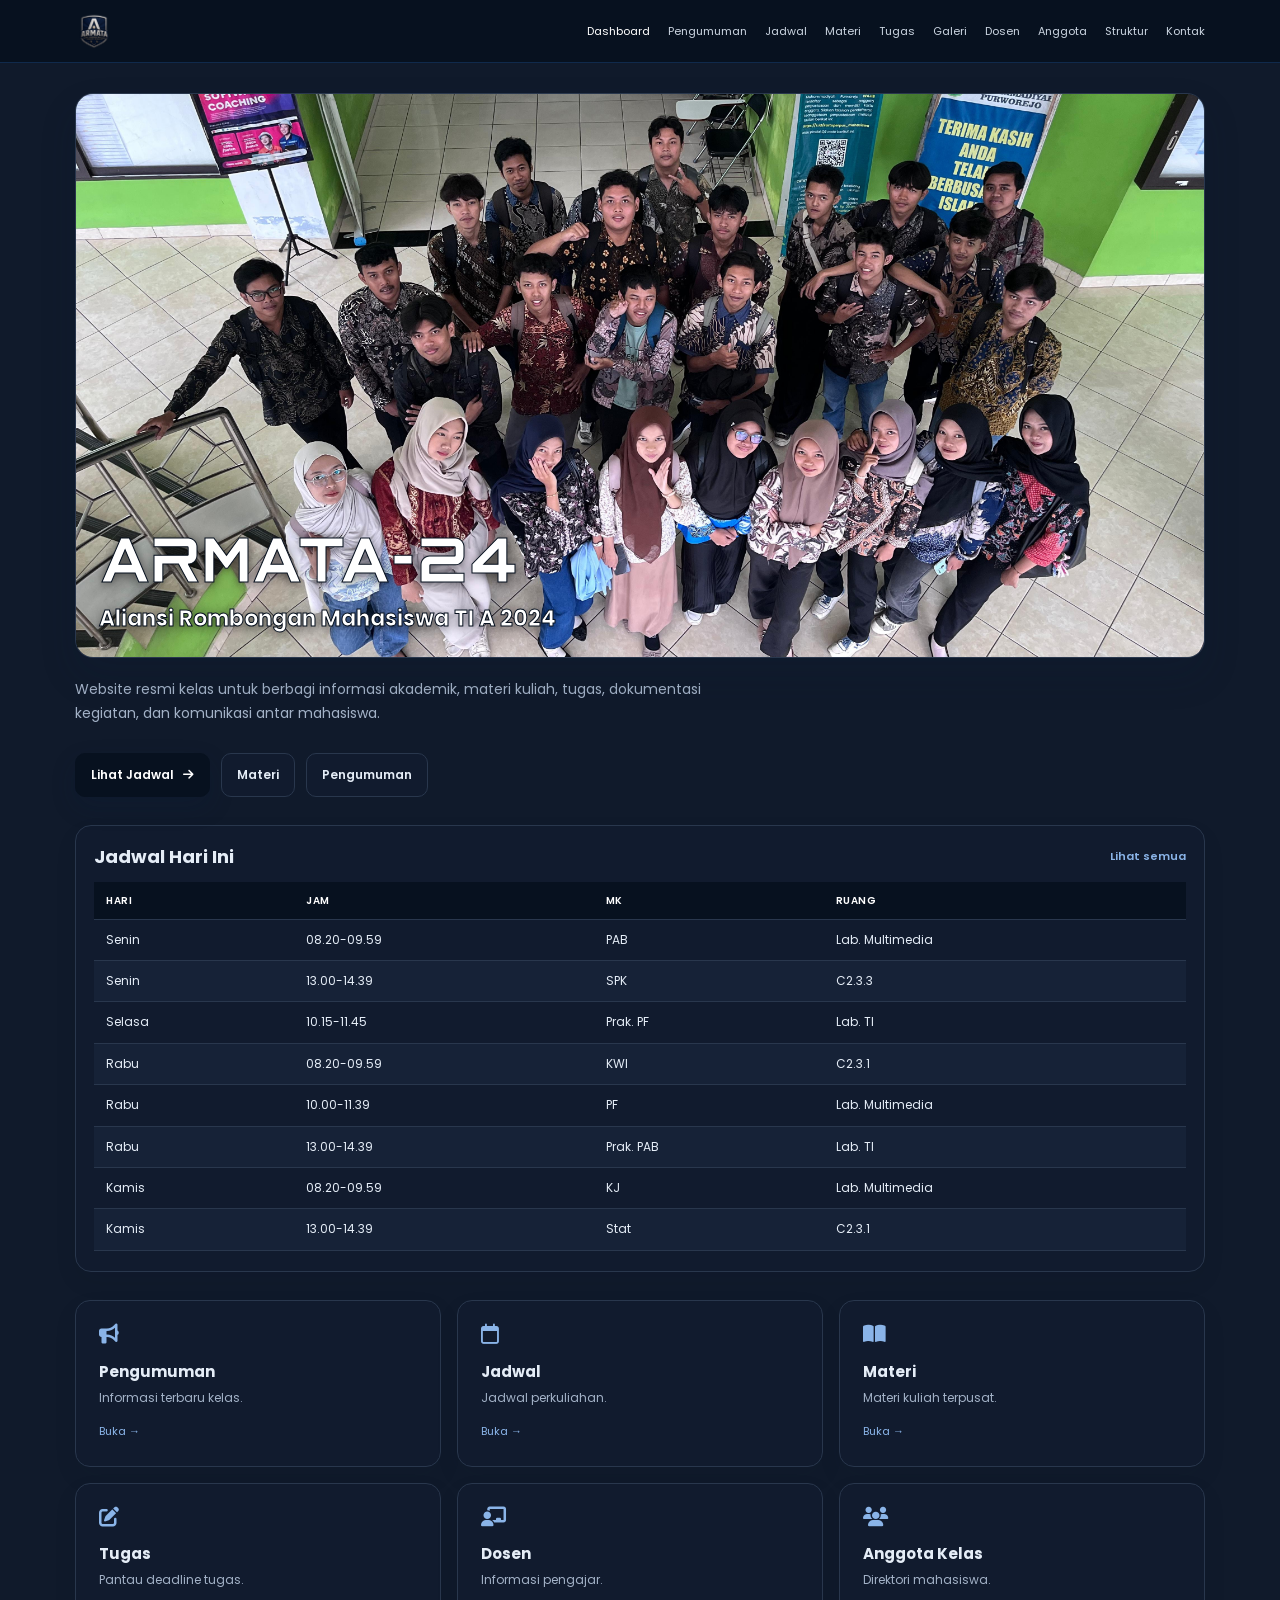
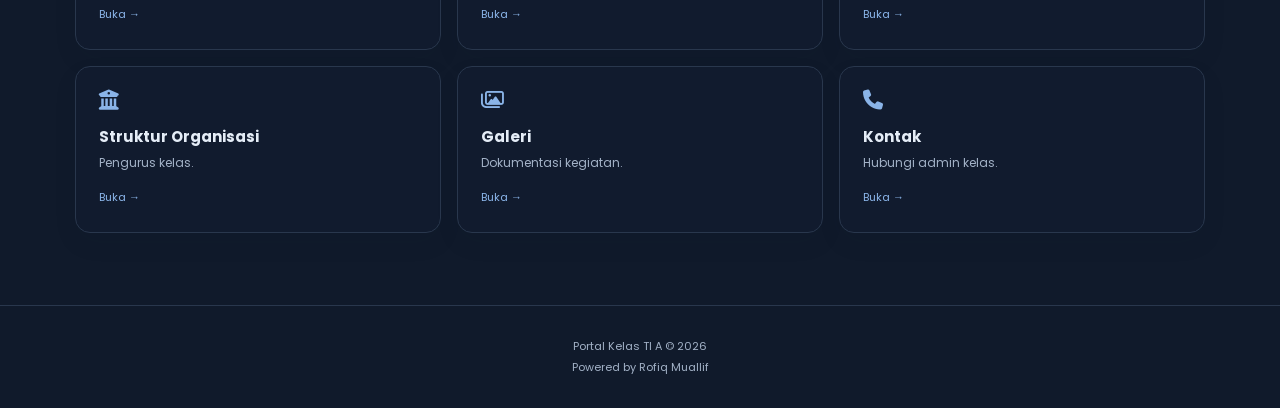
<file: index.html>
<!doctype html>
<html lang="id">
  <head>
    <meta charset="utf-8">
    <meta name="viewport" content="width=device-width,initial-scale=1">
    <meta name="description" content="Portal Kelas Teknologi Informasi A">
    <link rel="icon" type="image/png" href="assets/images/armata.png">
    <title>
      Armata-24 
    </title>
    <link rel="preconnect" href="https://fonts.googleapis.com">
    <link href="https://fonts.googleapis.com/css2?family=Poppins:wght@400;500;600;700&display=swap" rel="stylesheet">
    <link rel="stylesheet" href="https://cdnjs.cloudflare.com/ajax/libs/font-awesome/6.7.2/css/all.min.css">
    <link rel="stylesheet" href="style.css">
  </head>
  <body>
    <header class="site-header">
      <nav class="nav container">
        <a class="nav-logo" href="index.html" aria-label="Beranda ARMATA-24">
          <img src="assets/images/armata.png" alt="Logo ARMATA-24">
        </a>
        <button class="nav-toggle" type="button" aria-expanded="false" aria-controls="site-links">
          Menu
        </button>
        <div class="links" id="site-links">
          <a href="index.html">
            Dashboard
          </a>
          <a href="pengumuman.html">
            Pengumuman
          </a>
          <a href="jadwal.html">
            Jadwal
          </a>
          <a href="materi.html">
            Materi
          </a>
          <a href="tugas.html">
            Tugas
          </a>
          <a href="galeri.html">
            Galeri
          </a>
          <a href="dosen.html">
            Dosen
          </a>
          <a href="anggota.html">
            Anggota
          </a>
          <a href="struktur.html">
            Struktur
          </a>
          <a href="kontak.html">
            Kontak
          </a>
        </div>
      </nav>
    </header>
    <main class="container">
      
        <div class="brand-block">
          <div class="hero-images">
            <img class="hero-photo" src="assets/images/badminton.jpg" alt="Foto kelas ARMATA-24">
            <div class="brand-copy">
              <h1 style="margin:0;">
                ARMATA-24
              </h1>
              <h3 style="margin:0;color:#fff;">
                Aliansi Rombongan Mahasiswa TI A 2024
              </h3>
            </div>
          </div>
        </div>
        <p class="intro">
          Website resmi kelas untuk berbagi informasi akademik, materi kuliah, tugas, dokumentasi kegiatan, dan komunikasi antar mahasiswa.
        </p>
        <div class="actions">
          <a class="button primary" href="jadwal.html">
            Lihat Jadwal
            <i class="fa-solid fa-arrow-right">
            </i>
          </a>
          <a class="button" href="materi.html">
            Materi
          </a>
          <a class="button" href="pengumuman.html">
            Pengumuman
          </a>
        </div>

        <section class="mini-schedule">
          <div class="mini-schedule-header">
            <h2>Jadwal Hari Ini</h2>
            <a href="jadwal.html">Lihat semua</a>
          </div>
          <table class="mini-schedule-table">
            <thead>
              <tr class="mini-schedule-head">
                <th>Hari</th>
                <th>Jam</th>
                <th>MK</th>
                <th>Ruang</th>
              </tr>
            </thead>
            <tbody>
              <tr>
                <td>Senin</td>
                <td>08.20-09.59</td>
                <td>PAB</td>
                <td>Lab. Multimedia</td>
              </tr>
              <tr>
                <td>Senin</td>
                <td>13.00-14.39</td>
                <td>SPK</td>
                <td>C2.3.3</td>
              </tr>
              <tr>
                <td>Selasa</td>
                <td>10.15-11.45</td>
                <td>Prak. PF</td>
                <td>Lab. TI</td>
              </tr>
              <tr>
                <td>Rabu</td>
                <td>08.20-09.59</td>
                <td>KWI</td>
                <td>C2.3.1</td>
              </tr>
              <tr>
                <td>Rabu</td>
                <td>10.00-11.39</td>
                <td>PF</td>
                <td>Lab. Multimedia</td>
              </tr>
              <tr>
                <td>Rabu</td>
                <td>13.00-14.39</td>
                <td>Prak. PAB</td>
                <td>Lab. TI</td>
              </tr>
              <tr>
                <td>Kamis</td>
                <td>08.20-09.59</td>
                <td>KJ</td>
                <td>Lab. Multimedia</td>
              </tr>
              <tr>
                <td>Kamis</td>
                <td>13.00-14.39</td>
                <td>Stat</td>
                <td>C2.3.1</td>
              </tr>
              
            </tbody>
          </table>
        </section>
      
      <section class="grid">
        <article class="card">
          <i class="fa-solid fa-bullhorn">
          </i>
          <h3>
            Pengumuman
          </h3>
          <p>
            Informasi terbaru kelas.
          </p>
          <a href="pengumuman.html">
            Buka →
          </a>
        </article>
        <article class="card">
          <i class="fa-regular fa-calendar">
          </i>
          <h3>
            Jadwal
          </h3>
          <p>
            Jadwal perkuliahan.
          </p>
          <a href="jadwal.html">
            Buka →
          </a>
        </article>
        <article class="card">
          <i class="fa-solid fa-book-open">
          </i>
          <h3>
            Materi
          </h3>
          <p>
            Materi kuliah terpusat.
          </p>
          <a href="materi.html">
            Buka →
          </a>
        </article>
        <article class="card">
          <i class="fa-solid fa-pen-to-square">
          </i>
          <h3>
            Tugas
          </h3>
          <p>
            Pantau deadline tugas.
          </p>
          <a href="tugas.html">
            Buka →
          </a>
        </article>
        <article class="card">
          <i class="fa-solid fa-chalkboard-user">
          </i>
          <h3>
            Dosen
          </h3>
          <p>
            Informasi pengajar.
          </p>
          <a href="dosen.html">
            Buka →
          </a>
        </article>
        <article class="card">
          <i class="fa-solid fa-users">
          </i>
          <h3>
            Anggota Kelas
          </h3>
          <p>
            Direktori mahasiswa.
          </p>
          <a href="anggota.html">
            Buka →
          </a>
        </article>
        <article class="card">
          <i class="fa-solid fa-building-columns">
          </i>
          <h3>
            Struktur Organisasi
          </h3>
          <p>
            Pengurus kelas.
          </p>
          <a href="struktur.html">
            Buka →
          </a>
        </article>
        <article class="card">
          <i class="fa-regular fa-images">
          </i>
          <h3>
            Galeri
          </h3>
          <p>
            Dokumentasi kegiatan.
          </p>
          <a href="galeri.html">
            Buka →
          </a>
        </article>
        <article class="card">
          <i class="fa-solid fa-phone">
          </i>
          <h3>
            Kontak
          </h3>
          <p>
            Hubungi admin kelas.
          </p>
          <a href="kontak.html">
            Buka →
          </a>
        </article>
      </section>
    </main>
    <footer class="footer">
      <p>
        Portal Kelas TI A © 2026
      </p>
      <p>
        Powered by Rofiq Muallif
      </p>
    </footer>
    <script src="script.js">
    </script>
  </body>
</html>
</file>
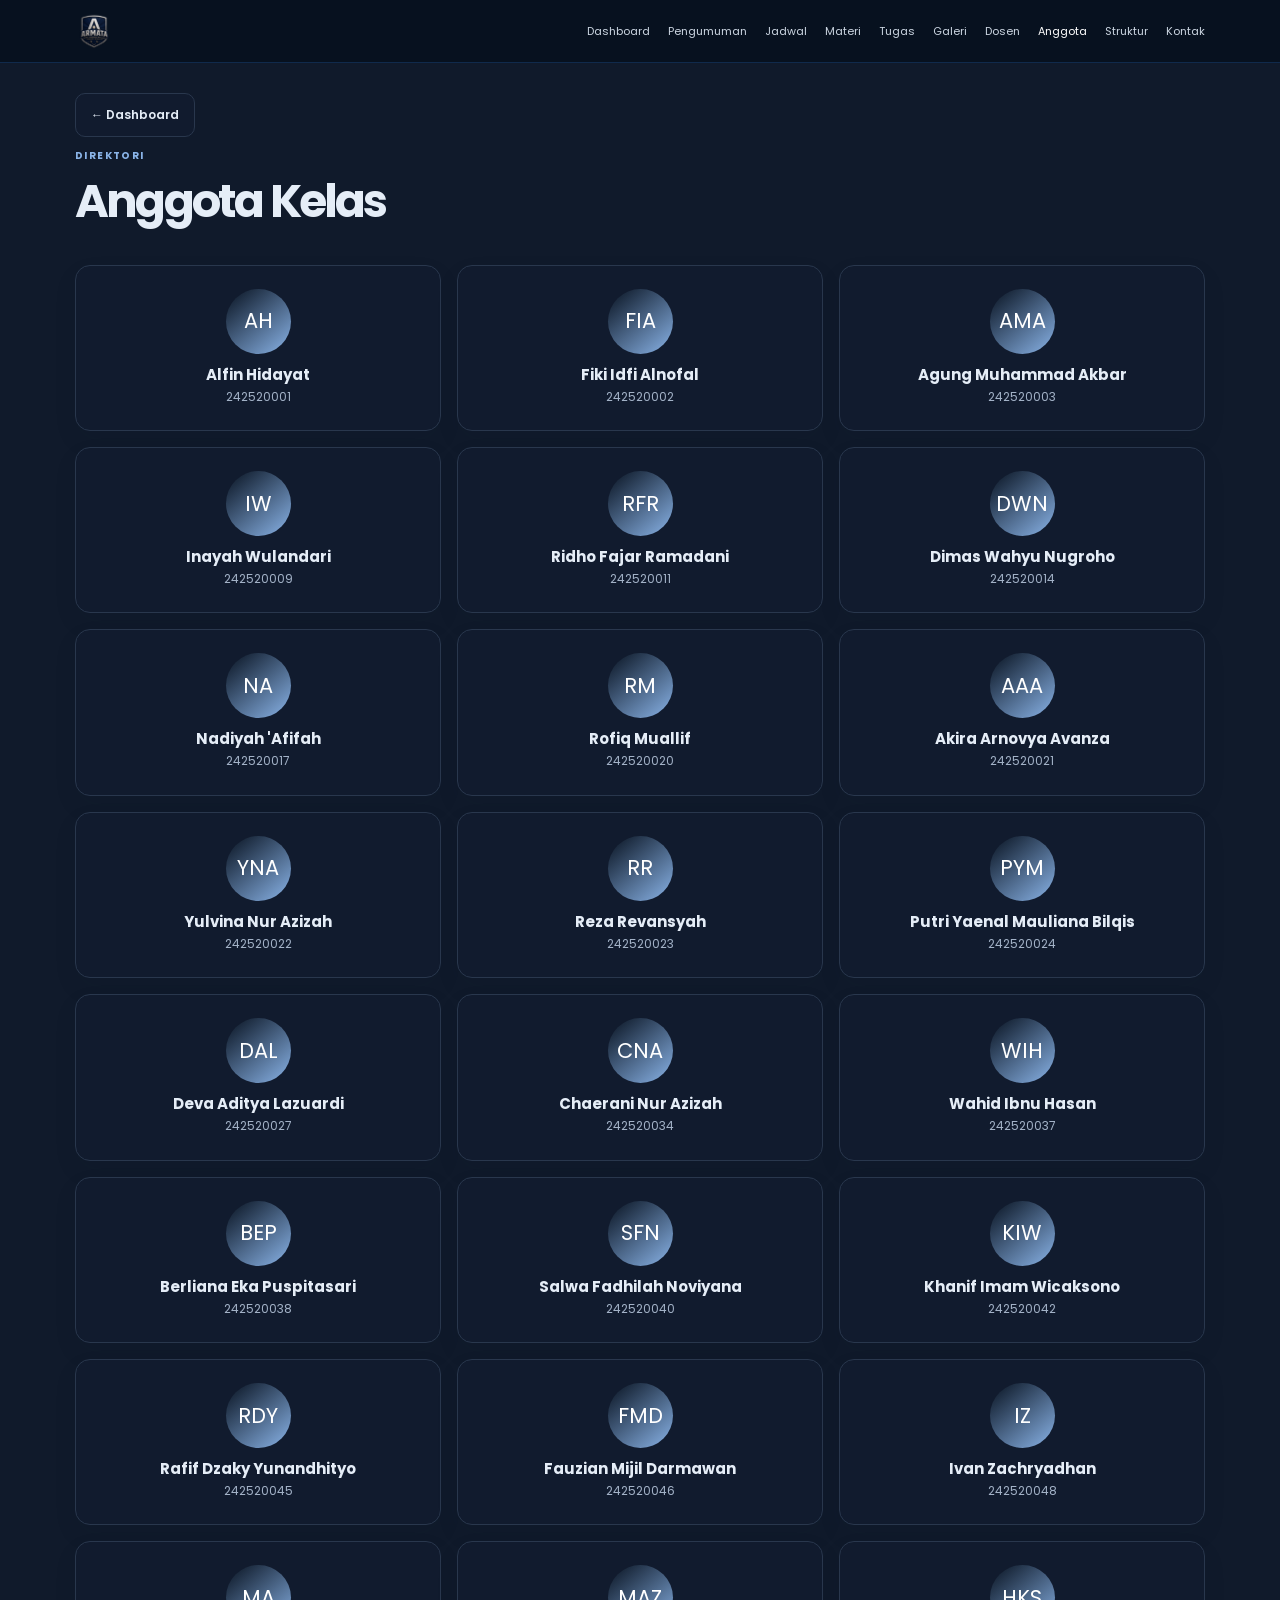
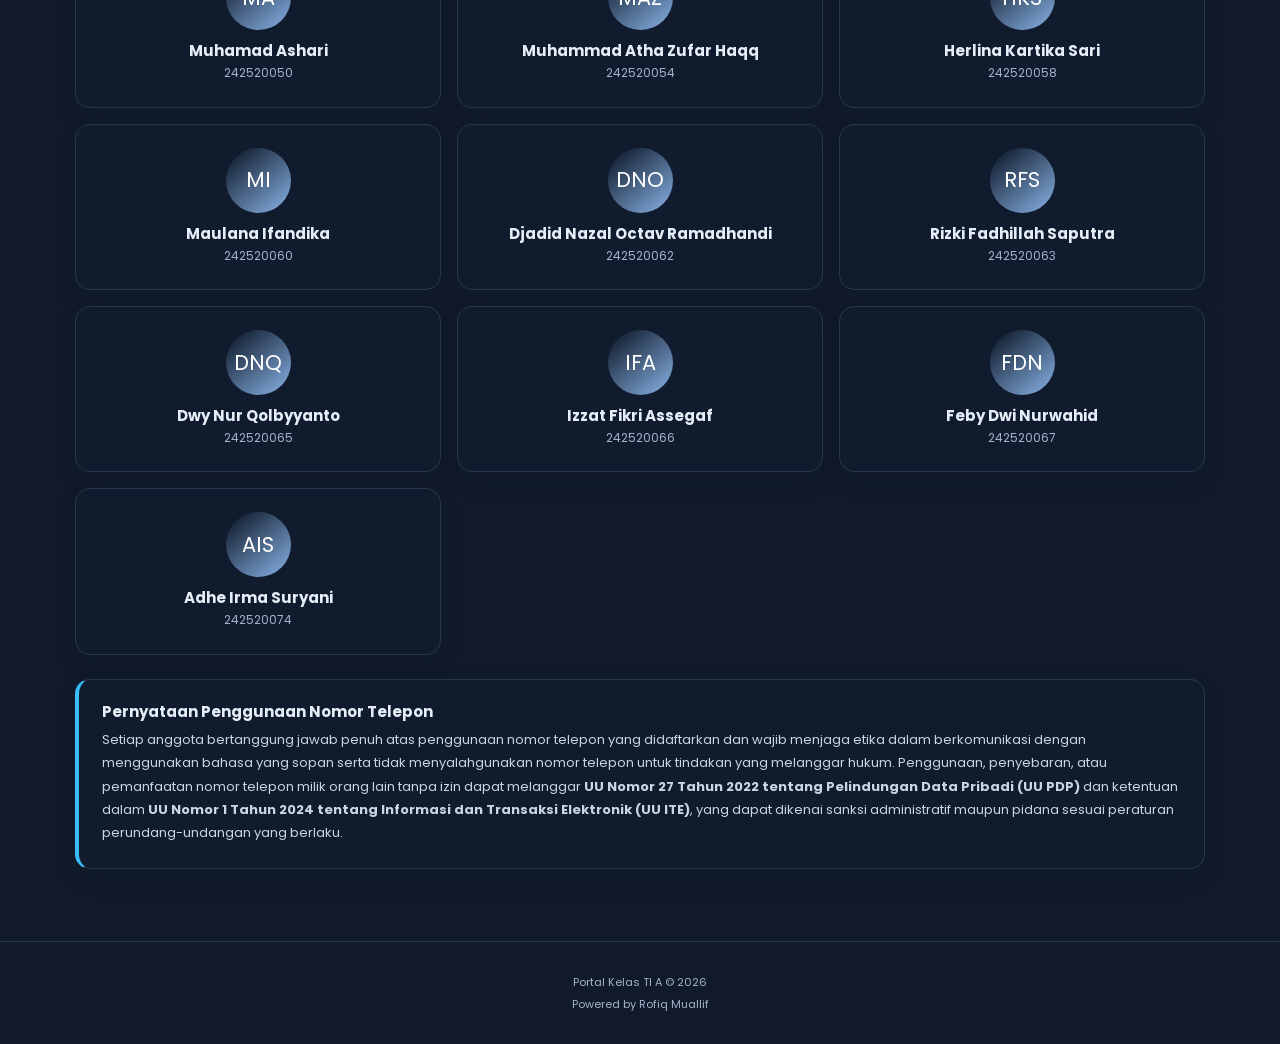
<file: anggota.html>
<!doctype html>
<html lang="id">
  <head>
    <meta charset="utf-8">
    <meta name="viewport" content="width=device-width,initial-scale=1">
    <title>
      Anggota | Portal Kelas
    </title>
    <link href="https://fonts.googleapis.com/css2?family=Poppins:wght@400;600;700&display=swap" rel="stylesheet">
    <link rel="stylesheet" href="style.css">
  </head>
  <body>
    <header class="site-header">
      <nav class="nav container">
        <a class="nav-logo" href="index.html" aria-label="Beranda ARMATA-24">
          <img src="assets/images/armata.png" alt="Logo ARMATA-24">
        </a>
        <button class="nav-toggle" type="button" aria-expanded="false" aria-controls="site-links">
          Menu
        </button>
        <div class="links" id="site-links">
          <a href="index.html">Dashboard</a>
          <a href="pengumuman.html">Pengumuman</a>
          <a href="jadwal.html">Jadwal</a>
          <a href="materi.html">Materi</a>
          <a href="tugas.html">Tugas</a>
          <a href="galeri.html">Galeri</a>
          <a href="dosen.html">Dosen</a>
          <a href="anggota.html">Anggota</a>
          <a href="struktur.html">Struktur</a>
          <a href="kontak.html">Kontak</a>
        </div>
      </nav>
    </header>
    <main class="container">
      <section class="page-heading">
        <a class="button" href="index.html">
          ← Dashboard
        </a>
        <p class="eyebrow">
          Direktori
        </p>
        <h1>
          Anggota Kelas
        </h1>
      </section>
      <div class="grid">
        <article class="card person">
          <div class="avatar">AH</div>
          <h3>Alfin Hidayat</h3>
          <p>242520001</p>
        </article>
        <article class="card person">
          <div class="avatar">FIA</div>
          <h3>Fiki Idfi Alnofal</h3>
          <p>242520002</p>
        </article>
        <article class="card person">
          <div class="avatar">AMA</div>
          <h3>Agung Muhammad Akbar</h3>
          <p>242520003</p>
        </article>
        <article class="card person">
          <div class="avatar">IW</div>
          <h3>Inayah Wulandari</h3>
          <p>242520009</p>
        </article>
        <article class="card person">
          <div class="avatar">RFR</div>
          <h3>Ridho Fajar Ramadani</h3>
          <p>242520011</p>
        </article>
        <article class="card person">
          <div class="avatar">DWN</div>
          <h3>Dimas Wahyu Nugroho</h3>
          <p>242520014</p>
        </article>
        <article class="card person">
          <div class="avatar">NA</div>
          <h3>Nadiyah 'Afifah</h3>
          <p>242520017</p>
        </article>
        <article class="card person">
          <div class="avatar">RM</div>
          <h3>Rofiq Muallif</h3>
          <p>242520020</p>
        </article>
        <article class="card person">
          <div class="avatar">AAA</div>
          <h3>Akira Arnovya Avanza</h3>
          <p>242520021</p>
        </article>
        <article class="card person">
          <div class="avatar">YNA</div>
          <h3>Yulvina Nur Azizah</h3>
          <p>242520022</p>
        </article>
        <article class="card person">
          <div class="avatar">RR</div>
          <h3>Reza Revansyah</h3>
          <p>242520023</p>
        </article>
        <article class="card person">
          <div class="avatar">PYM</div>
          <h3>Putri Yaenal Mauliana Bilqis</h3>
          <p>242520024</p>
        </article>
        <article class="card person">
          <div class="avatar">DAL</div>
          <h3>Deva Aditya Lazuardi</h3>
          <p>242520027</p>
        </article>
        <article class="card person">
          <div class="avatar">CNA</div>
          <h3>Chaerani Nur Azizah</h3>
          <p>242520034</p>
        </article>
        <article class="card person">
          <div class="avatar">WIH</div>
          <h3>Wahid Ibnu Hasan</h3>
          <p>242520037</p>
        </article>
        <article class="card person">
          <div class="avatar">BEP</div>
          <h3>Berliana Eka Puspitasari</h3>
          <p>242520038</p>
        </article>
        <article class="card person">
          <div class="avatar">SFN</div>
          <h3>Salwa Fadhilah Noviyana</h3>
          <p>242520040</p>
        </article>
        <article class="card person">
          <div class="avatar">KIW</div>
          <h3>Khanif Imam Wicaksono</h3>
          <p>242520042</p>
        </article>
        <article class="card person">
          <div class="avatar">RDY</div>
          <h3>Rafif Dzaky Yunandhityo</h3>
          <p>242520045</p>
        </article>
        <article class="card person">
          <div class="avatar">FMD</div>
          <h3>Fauzian Mijil Darmawan</h3>
          <p>242520046</p>
        </article>
        <article class="card person">
          <div class="avatar">IZ</div>
          <h3>Ivan Zachryadhan</h3>
          <p>242520048</p>
        </article>
        <article class="card person">
          <div class="avatar">MA</div>
          <h3>Muhamad Ashari</h3>
          <p>242520050</p>
        </article>
        <article class="card person">
          <div class="avatar">MAZ</div>
          <h3>Muhammad Atha Zufar Haqq</h3>
          <p>242520054</p>
        </article>
        <article class="card person">
          <div class="avatar">HKS</div>
          <h3>Herlina Kartika Sari</h3>
          <p>242520058</p>
        </article>
        <article class="card person">
          <div class="avatar">MI</div>
          <h3>Maulana Ifandika</h3>
          <p>242520060</p>
        </article>
        <article class="card person">
          <div class="avatar">DNO</div>
          <h3>Djadid Nazal Octav Ramadhandi</h3>
          <p>242520062</p>
        </article>
        <article class="card person">
          <div class="avatar">RFS</div>
          <h3>Rizki Fadhillah Saputra</h3>
          <p>242520063</p>
        </article>
        <article class="card person">
          <div class="avatar">DNQ</div>
          <h3>Dwy Nur Qolbyyanto</h3>
          <p>242520065</p>
        </article>
        <article class="card person">
          <div class="avatar">IFA</div>
          <h3>Izzat Fikri Assegaf</h3>
          <p>242520066</p>
        </article>
        <article class="card person">
          <div class="avatar">FDN</div>
          <h3>Feby Dwi Nurwahid</h3>
          <p>242520067</p>
        </article>
        <article class="card person">
          <div class="avatar">AIS</div>
          <h3>Adhe Irma Suryani</h3>
          <p>242520074</p>
        </article>
      </div>
      <section class="card" style="margin-top:24px; border-left:4px solid #38bdf8;">
        <h3 style="margin-top:0;">Pernyataan Penggunaan Nomor Telepon</h3>
        <p style="margin:0; color:#cbd5e1; font-size:13px; line-height:1.8;">
          Setiap anggota bertanggung jawab penuh atas penggunaan nomor telepon yang didaftarkan dan wajib menjaga etika dalam berkomunikasi dengan menggunakan bahasa yang sopan serta tidak menyalahgunakan nomor telepon untuk tindakan yang melanggar hukum. Penggunaan, penyebaran, atau pemanfaatan nomor telepon milik orang lain tanpa izin dapat melanggar <strong>UU Nomor 27 Tahun 2022 tentang Pelindungan Data Pribadi (UU PDP)</strong> dan ketentuan dalam <strong>UU Nomor 1 Tahun 2024 tentang Informasi dan Transaksi Elektronik (UU ITE)</strong>, yang dapat dikenai sanksi administratif maupun pidana sesuai peraturan perundang-undangan yang berlaku.
        </p>
      </section>
    </main>
    <footer class="footer">
      <p>
        Portal Kelas TI A © 2026
      </p>
      <p>
        Powered by Rofiq Muallif
      </p>
    </footer>
    <script src="script.js"></script>
  </body>
</html>
</file>
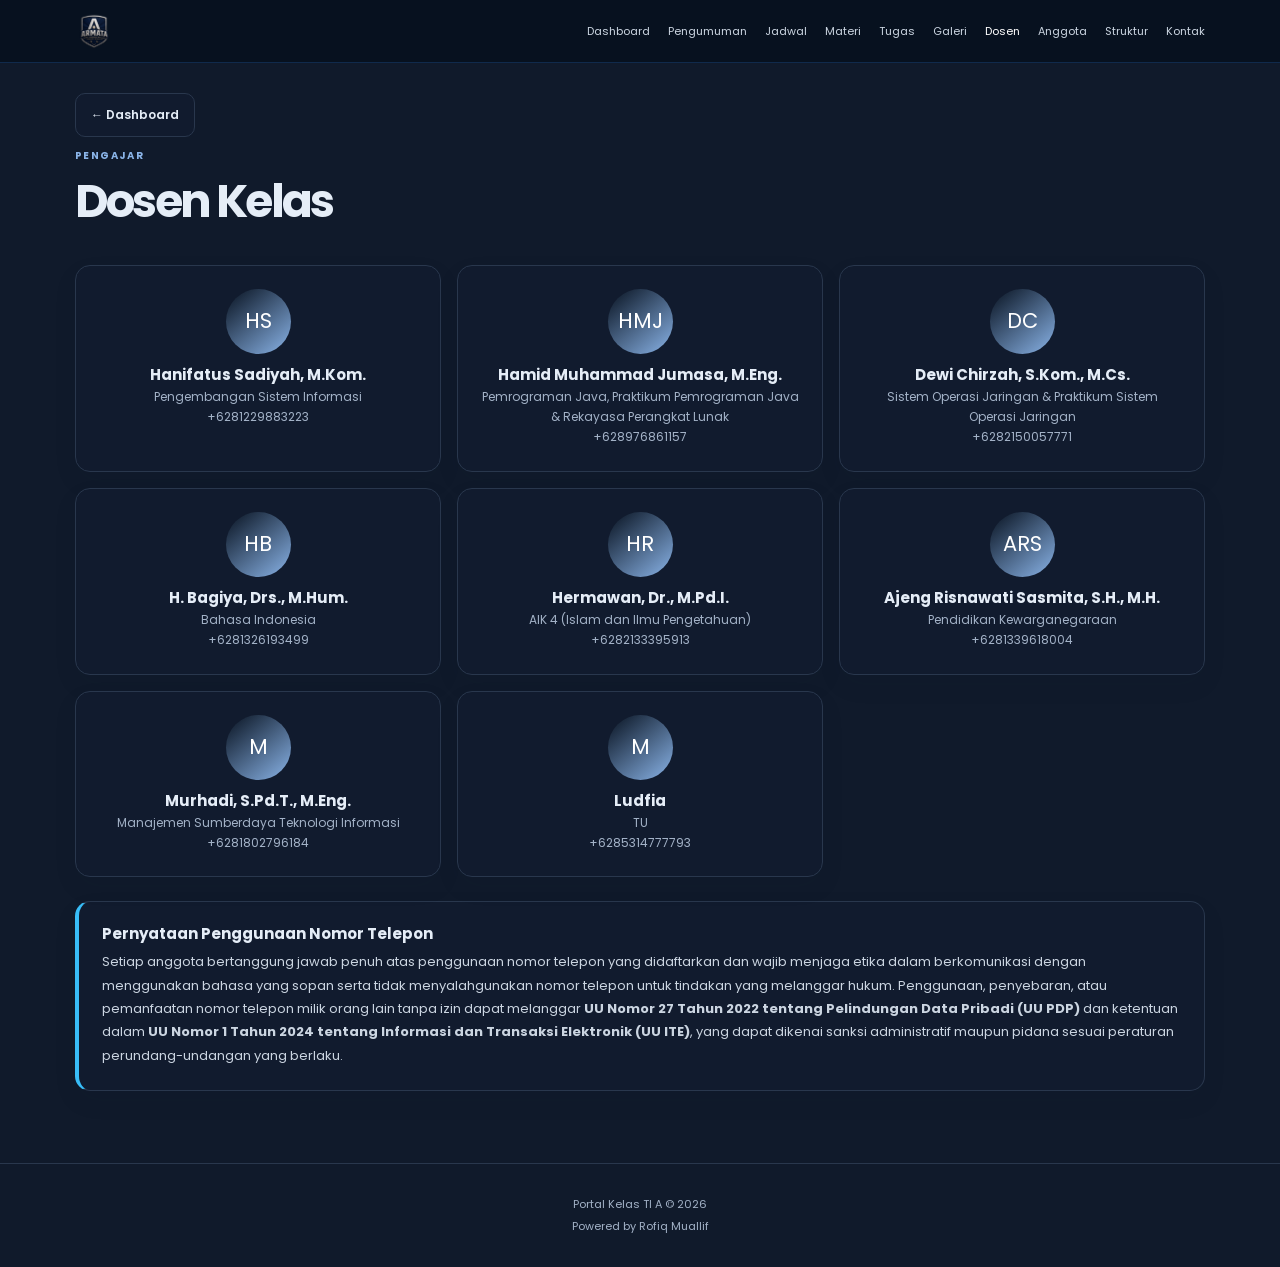
<file: dosen.html>
<!doctype html>
<html lang="id">
  <head>
    <meta charset="utf-8">
    <meta name="viewport" content="width=device-width,initial-scale=1">
    <title>
      Dosen | Portal Kelas
    </title>
    <link href="https://fonts.googleapis.com/css2?family=Poppins:wght@400;600;700&display=swap" rel="stylesheet">
    <link rel="stylesheet" href="style.css">
  </head>
  <body>
    <header class="site-header">
      <nav class="nav container">
        <a class="nav-logo" href="index.html" aria-label="Beranda ARMATA-24">
          <img src="assets/images/armata.png" alt="Logo ARMATA-24">
        </a>
        <button class="nav-toggle" type="button" aria-expanded="false" aria-controls="site-links">
          Menu
        </button>
        <div class="links" id="site-links">
          <a href="index.html">Dashboard</a>
          <a href="pengumuman.html">Pengumuman</a>
          <a href="jadwal.html">Jadwal</a>
          <a href="materi.html">Materi</a>
          <a href="tugas.html">Tugas</a>
          <a href="galeri.html">Galeri</a>
          <a href="dosen.html">Dosen</a>
          <a href="anggota.html">Anggota</a>
          <a href="struktur.html">Struktur</a>
          <a href="kontak.html">Kontak</a>
        </div>
      </nav>
    </header>
    <main class="container">
      <section class="page-heading">
        <a class="button" href="index.html">
          ← Dashboard
        </a>
        <p class="eyebrow">
          Pengajar
        </p>
        <h1>
          Dosen Kelas
        </h1>
      </section>
      <div class="grid">

        <article class="card person">
          <div class="avatar">
            HS
          </div>
          <h3>
            Hanifatus Sadiyah, M.Kom.
          </h3>
          <p>
            Pengembangan Sistem Informasi
            <br>
            +6281229883223
          </p>
        </article>

        <article class="card person">
          <div class="avatar">
            HMJ
          </div>
          <h3>
            Hamid Muhammad Jumasa, M.Eng.
          </h3>
          <p>
            Pemrograman Java, Praktikum Pemrograman Java &amp; Rekayasa Perangkat Lunak
            <br>
            +628976861157
          </p>
        </article>

        <article class="card person">
          <div class="avatar">
            DC
          </div>
          <h3>
            Dewi Chirzah, S.Kom., M.Cs.
          </h3>
          <p>
            Sistem Operasi Jaringan &amp; Praktikum Sistem Operasi Jaringan
            <br>
            +6282150057771
          </p>
        </article>

        <article class="card person">
          <div class="avatar">
            HB
          </div>
          <h3>
            H. Bagiya, Drs., M.Hum.
          </h3>
          <p>
            Bahasa Indonesia
            <br>
            +6281326193499
          </p>
        </article>

        <article class="card person">
          <div class="avatar">
            HR
          </div>
          <h3>
            Hermawan, Dr., M.Pd.I.
          </h3>
          <p>
            AIK 4 (Islam dan Ilmu Pengetahuan)
            <br>
            +6282133395913
          </p>
        </article>

        <article class="card person">
          <div class="avatar">
            ARS
          </div>
          <h3>
            Ajeng Risnawati Sasmita, S.H., M.H.
          </h3>
          <p>
            Pendidikan Kewarganegaraan
            <br>
            +6281339618004
          </p>
        </article>

        <article class="card person">
          <div class="avatar">
            M
          </div>
          <h3>
            Murhadi, S.Pd.T., M.Eng.
          </h3>
          <p>
            Manajemen Sumberdaya Teknologi Informasi
            <br>
            +6281802796184
          </p>
        </article>

        <article class="card person">
          <div class="avatar">
            M
          </div>
          <h3>
            Ludfia
          </h3>
          <p>
            TU
            <br>
            +6285314777793
          </p>
        </article>

      </div>
      <section class="card" style="margin-top:24px; border-left:4px solid #38bdf8;">
        <h3 style="margin-top:0;">Pernyataan Penggunaan Nomor Telepon</h3>
        <p style="margin:0; color:#cbd5e1; font-size:13px; line-height:1.8;">
          Setiap anggota bertanggung jawab penuh atas penggunaan nomor telepon yang didaftarkan dan wajib menjaga etika dalam berkomunikasi dengan menggunakan bahasa yang sopan serta tidak menyalahgunakan nomor telepon untuk tindakan yang melanggar hukum. Penggunaan, penyebaran, atau pemanfaatan nomor telepon milik orang lain tanpa izin dapat melanggar <strong>UU Nomor 27 Tahun 2022 tentang Pelindungan Data Pribadi (UU PDP)</strong> dan ketentuan dalam <strong>UU Nomor 1 Tahun 2024 tentang Informasi dan Transaksi Elektronik (UU ITE)</strong>, yang dapat dikenai sanksi administratif maupun pidana sesuai peraturan perundang-undangan yang berlaku.
        </p>
      </section>
    </main>

    <footer class="footer">
      <p>
        Portal Kelas TI A © 2026
      </p>
      <p>
        Powered by Rofiq Muallif
      </p>
    </footer>
    <script src="script.js"></script>
  </body>
</html>
</file>
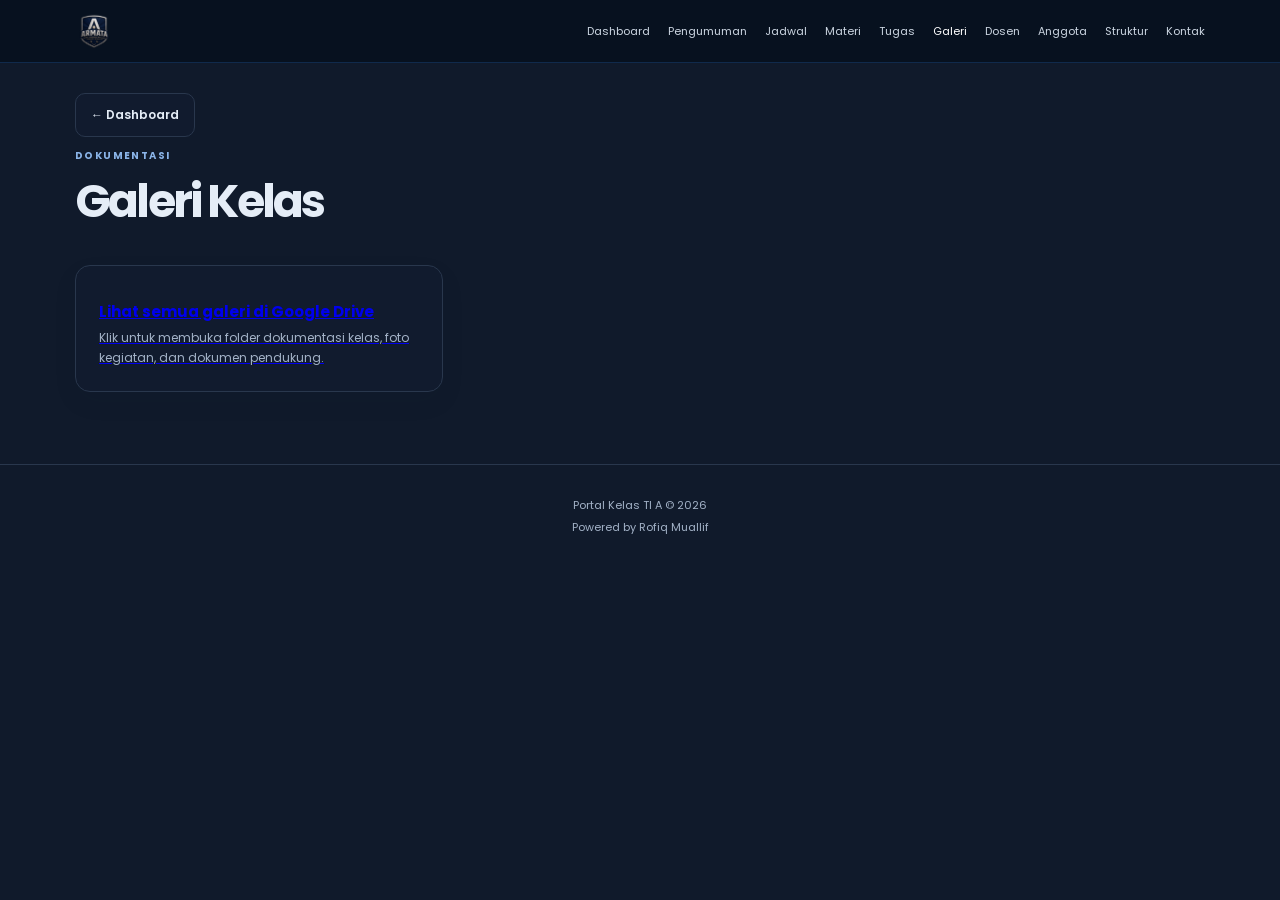
<file: galeri.html>
<!doctype html>
<html lang="id">
  <head>
    <meta charset="utf-8">
    <meta name="viewport" content="width=device-width,initial-scale=1">
    <title>
      Galeri | Portal Kelas
    </title>
    <link href="https://fonts.googleapis.com/css2?family=Poppins:wght@400;600;700&display=swap" rel="stylesheet">
    <link rel="stylesheet" href="style.css">
  </head>
  <body>
    <header class="site-header">
      <nav class="nav container">
        <a class="nav-logo" href="index.html" aria-label="Beranda ARMATA-24">
          <img src="assets/images/armata.png" alt="Logo ARMATA-24">
        </a>
        <button class="nav-toggle" type="button" aria-expanded="false" aria-controls="site-links">
          Menu
        </button>
        <div class="links" id="site-links">
          <a href="index.html">Dashboard</a>
          <a href="pengumuman.html">Pengumuman</a>
          <a href="jadwal.html">Jadwal</a>
          <a href="materi.html">Materi</a>
          <a href="tugas.html">Tugas</a>
          <a href="galeri.html">Galeri</a>
          <a href="dosen.html">Dosen</a>
          <a href="anggota.html">Anggota</a>
          <a href="struktur.html">Struktur</a>
          <a href="kontak.html">Kontak</a>
        </div>
      </nav>
    </header>
    <main class="container">
      <section class="page-heading">
        <a class="button" href="index.html">
          ← Dashboard
        </a>
        <p class="eyebrow">
          Dokumentasi
        </p>
        <h1>
          Galeri Kelas
        </h1>
      </section>
      <div class="gallery">
        <a class="card" href="https://drive.google.com/drive/folders/1MuYyANJWrYXbpWmt8yl0p8VnR3lWAYJ8?usp=sharing" target="_blank" rel="noopener noreferrer">
          <h3>
            Lihat semua galeri di Google Drive
          </h3>
          <p>
            Klik untuk membuka folder dokumentasi kelas, foto kegiatan, dan dokumen pendukung.
          </p>
        </a>
      </div>
    </main>
    <footer class="footer">
      <p>
        Portal Kelas TI A © 2026
      </p>
      <p>
        Powered by Rofiq Muallif
      </p>
    </footer>
    <script src="script.js"></script>
  </body>
</html>
</file>
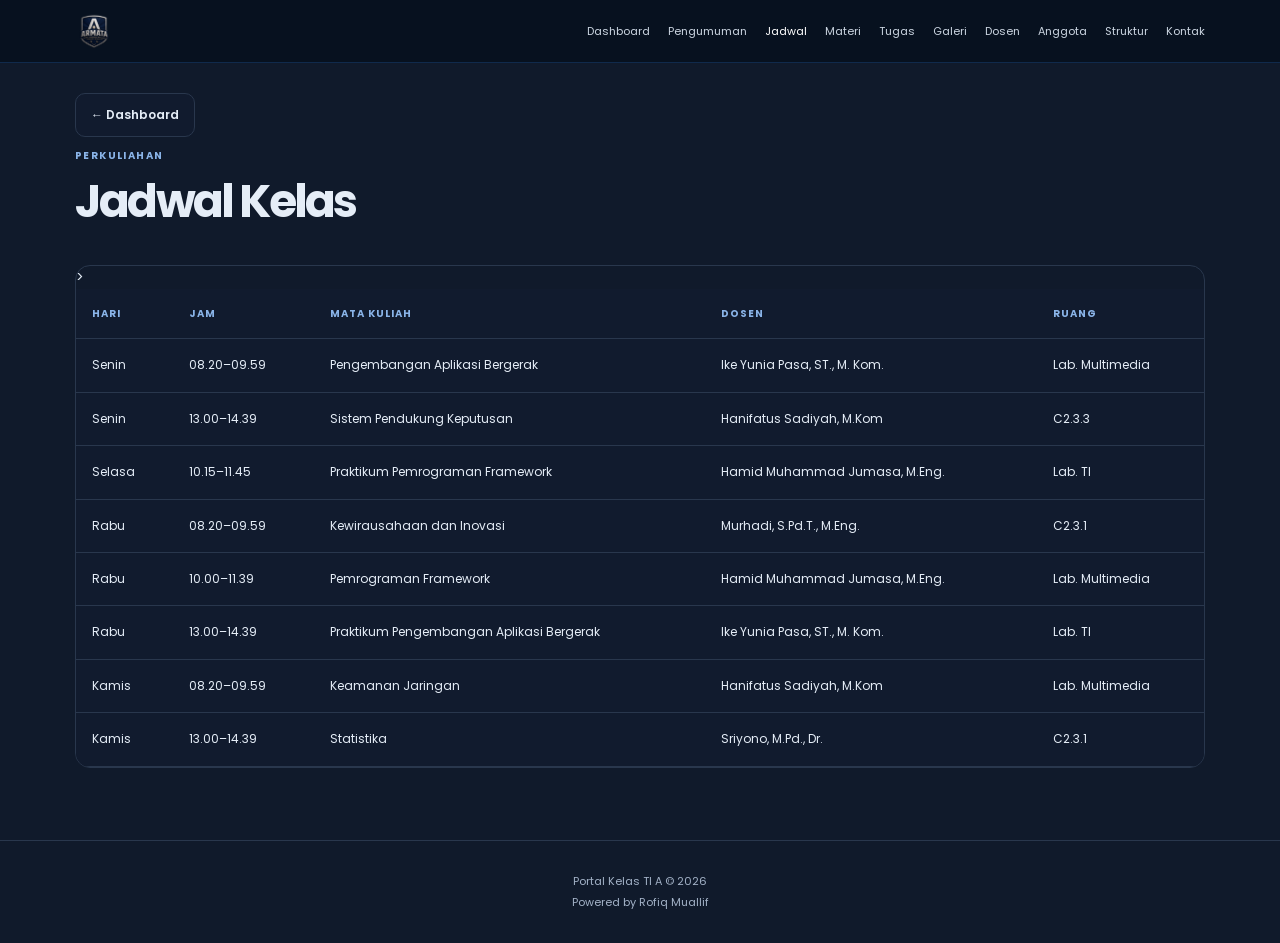
<file: jadwal.html>
<!doctype html>
<html lang="id">
  <head>
    <meta charset="utf-8">
    <meta name="viewport" content="width=device-width,initial-scale=1">
    <title>
      Jadwal | Portal Kelas
    </title>
    <link href="https://fonts.googleapis.com/css2?family=Poppins:wght@400;600;700&display=swap" rel="stylesheet">
    <link rel="stylesheet" href="style.css">
  </head>

  <body>
    <header class="site-header">
      <nav class="nav container">
        <a class="nav-logo" href="index.html" aria-label="Beranda ARMATA-24">
          <img src="assets/images/armata.png" alt="Logo ARMATA-24">
        </a>
        <button class="nav-toggle" type="button" aria-expanded="false" aria-controls="site-links">
          Menu
        </button>
        <div class="links" id="site-links">
          <a href="index.html">Dashboard</a>
          <a href="pengumuman.html">Pengumuman</a>
          <a href="jadwal.html">Jadwal</a>
          <a href="materi.html">Materi</a>
          <a href="tugas.html">Tugas</a>
          <a href="galeri.html">Galeri</a>
          <a href="dosen.html">Dosen</a>
          <a href="anggota.html">Anggota</a>
          <a href="struktur.html">Struktur</a>
          <a href="kontak.html">Kontak</a>
        </div>
      </nav>
    </header>
    <main class="container">

      <section class="page-heading">
        <a class="button" href="index.html">
          ← Dashboard
        </a>

        <p class="eyebrow">
          Perkuliahan
        </p>

        <h1>
          Jadwal Kelas
        </h1>
      </section>

      <div class="table-wrap">
        <table class="schedule">

          <thead>
            <tr>
              <th>
                Hari
              </th>
              <th>
                Jam
              </th>
              <th>
                Mata Kuliah
              </th>
              <th>
                Dosen
              </th>
              <th>
                Ruang
              </th>
            </tr>
          </thead>

          <tbody>

            <!-- SENIN -->

            <tr>
              <td>
                Senin
              </td>
              <td>
                08.20–09.59
              </td>
              <td>
                Pengembangan Aplikasi Bergerak
              </td>
              <td>
                Ike Yunia Pasa, ST., M. Kom.
              </td>
              <td>
                Lab. Multimedia
              </td>
            </tr>

            <tr>
              <td>
                Senin
              </td>
              <td>
                13.00–14.39
              </td>
              <td>
                Sistem Pendukung Keputusan
              </td>
              <td>
                Hanifatus Sadiyah, M.Kom
              </td>
              <td>
                C2.3.3
              </td>
            </tr>

            <!-- SELASA -->>
             <tr>
              <td>
                Selasa
              </td>
              <td>
                10.15–11.45
              </td>
              <td>
                Praktikum Pemrograman Framework
              </td>
              <td>
                Hamid Muhammad Jumasa, M.Eng.
              </td>
              <td>
                Lab. TI
              </td>
            </tr>

            <!-- RABU -->

            <tr>
              <td>
                Rabu
              </td>
              <td>
                08.20–09.59
              </td>
              <td>
                Kewirausahaan dan Inovasi
              </td>
              <td>
                Murhadi, S.Pd.T., M.Eng.
              </td>
              <td>
                C2.3.1
              </td>
            </tr>

            <tr>
              <td>
                Rabu
              </td>
              <td>
                10.00–11.39
              </td>
              <td>
                Pemrograman Framework
              </td>
              <td>
                Hamid Muhammad Jumasa, M.Eng.
              </td>
              <td>
                Lab. Multimedia
              </td>
            </tr>

            <tr>
              <td>
                Rabu
              </td>
              <td>
                13.00–14.39
              </td>
              <td>
                Praktikum Pengembangan Aplikasi Bergerak
              </td>
              <td>
                Ike Yunia Pasa, ST., M. Kom.
              </td>
              <td>
                Lab. TI
              </td>
            </tr>

            <!-- KAMIS -->

            <tr>
              <td>
                Kamis
              </td>
              <td>
                08.20–09.59
              </td>
              <td>
                Keamanan Jaringan
              </td>
              <td>
                Hanifatus Sadiyah, M.Kom
              </td>
              <td>
                Lab. Multimedia
              </td>
            </tr>

            <tr>
              <td>
                Kamis
              </td>
              <td>
                13.00–14.39
              </td>
              <td>
                Statistika
              </td>
              <td>
                Sriyono, M.Pd., Dr.
              </td>
              <td>
                C2.3.1
              </td>
            </tr>

            <!-- JUMAT -->

            

          </tbody>
        </table>
      </div>

    </main>

    <footer class="footer">
      <p>
        Portal Kelas TI A © 2026
    <script src="script.js"></script>
      </p>

      <p>
        Powered by Rofiq Muallif
      </p>
    </footer>

  </body>
</html>
</file>
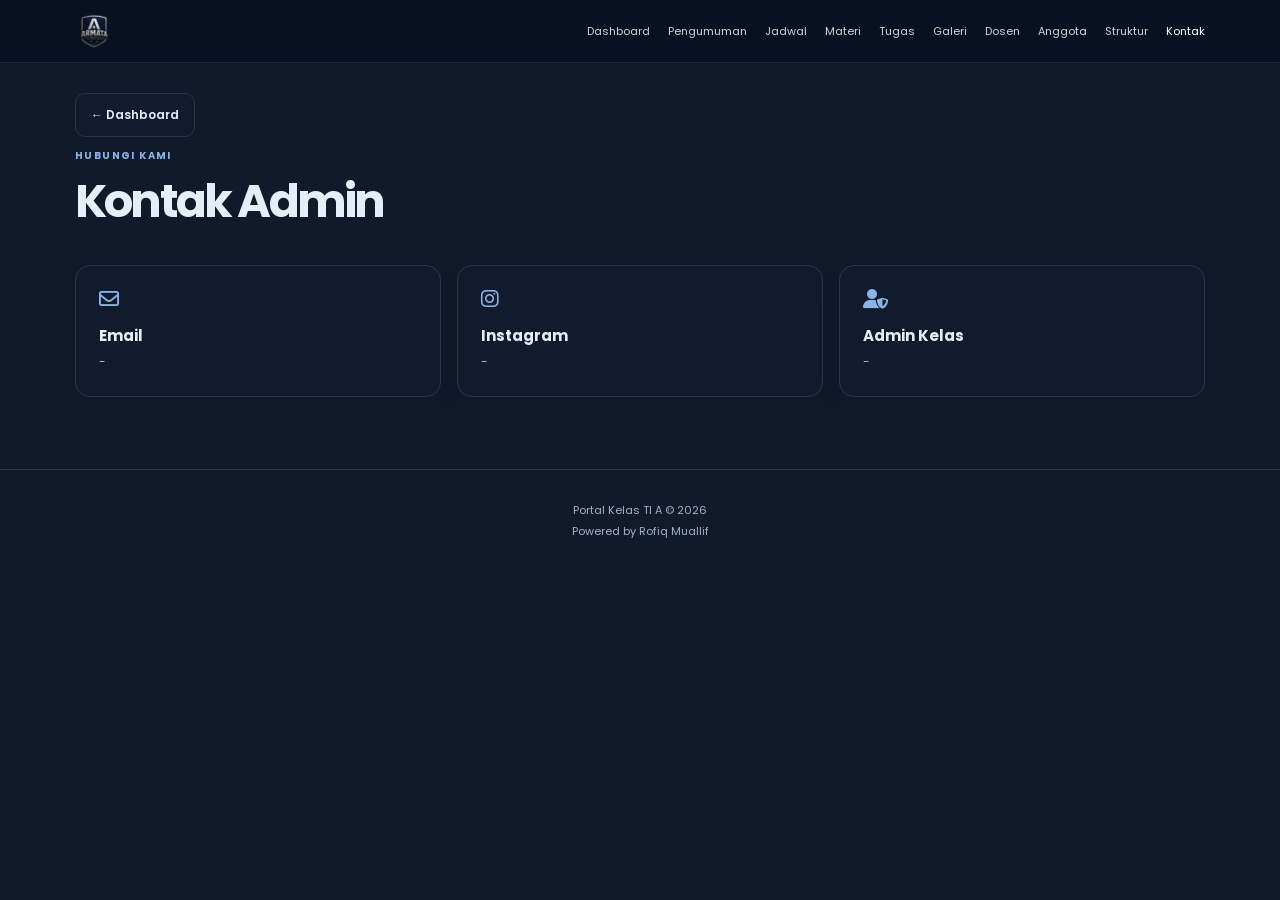
<file: kontak.html>
<!doctype html>
<html lang="id">
  <head>
    <meta charset="utf-8">
    <meta name="viewport" content="width=device-width,initial-scale=1">
    <title>
      Kontak | Portal Kelas
    </title>
    <link href="https://fonts.googleapis.com/css2?family=Poppins:wght@400;600;700&display=swap" rel="stylesheet">
    <link rel="stylesheet" href="https://cdnjs.cloudflare.com/ajax/libs/font-awesome/6.7.2/css/all.min.css">
    <link rel="stylesheet" href="style.css">
  </head>
  <body>
    <header class="site-header">
      <nav class="nav container">
        <a class="nav-logo" href="index.html" aria-label="Beranda ARMATA-24">
          <img src="assets/images/armata.png" alt="Logo ARMATA-24">
        </a>
        <button class="nav-toggle" type="button" aria-expanded="false" aria-controls="site-links">
          Menu
        </button>
        <div class="links" id="site-links">
          <a href="index.html">Dashboard</a>
          <a href="pengumuman.html">Pengumuman</a>
          <a href="jadwal.html">Jadwal</a>
          <a href="materi.html">Materi</a>
          <a href="tugas.html">Tugas</a>
          <a href="galeri.html">Galeri</a>
          <a href="dosen.html">Dosen</a>
          <a href="anggota.html">Anggota</a>
          <a href="struktur.html">Struktur</a>
          <a href="kontak.html">Kontak</a>
        </div>
      </nav>
    </header>
    <main class="container">
      <section class="page-heading">
        <a class="button" href="index.html">
          ← Dashboard
        </a>
        <p class="eyebrow">
          Hubungi kami
        </p>
        <h1>
          Kontak Admin
        </h1>
      </section>
      <div class="grid">
        <article class="card">
          <i class="fa-regular fa-envelope">
          </i>
          <h3>
            Email
          </h3>
          <p>
            -
          </p>
        </article>
        <article class="card">
          <i class="fa-brands fa-instagram">
          </i>
          <h3>
            Instagram
          </h3>
          <p>
            -
          </p>
        </article>
        <article class="card">
          <i class="fa-solid fa-user-shield">
          </i>
          <h3>
            Admin Kelas
          </h3>
          <p>
            -
          </p>
        </article>
      </div>
    </main>
    <footer class="footer">
      <p>
        Portal Kelas TI A © 2026
      </p>
      <p>
        Powered by Rofiq Muallif
      </p>
    </footer>
    <script src="script.js"></script>
  </body>
</html>
</file>
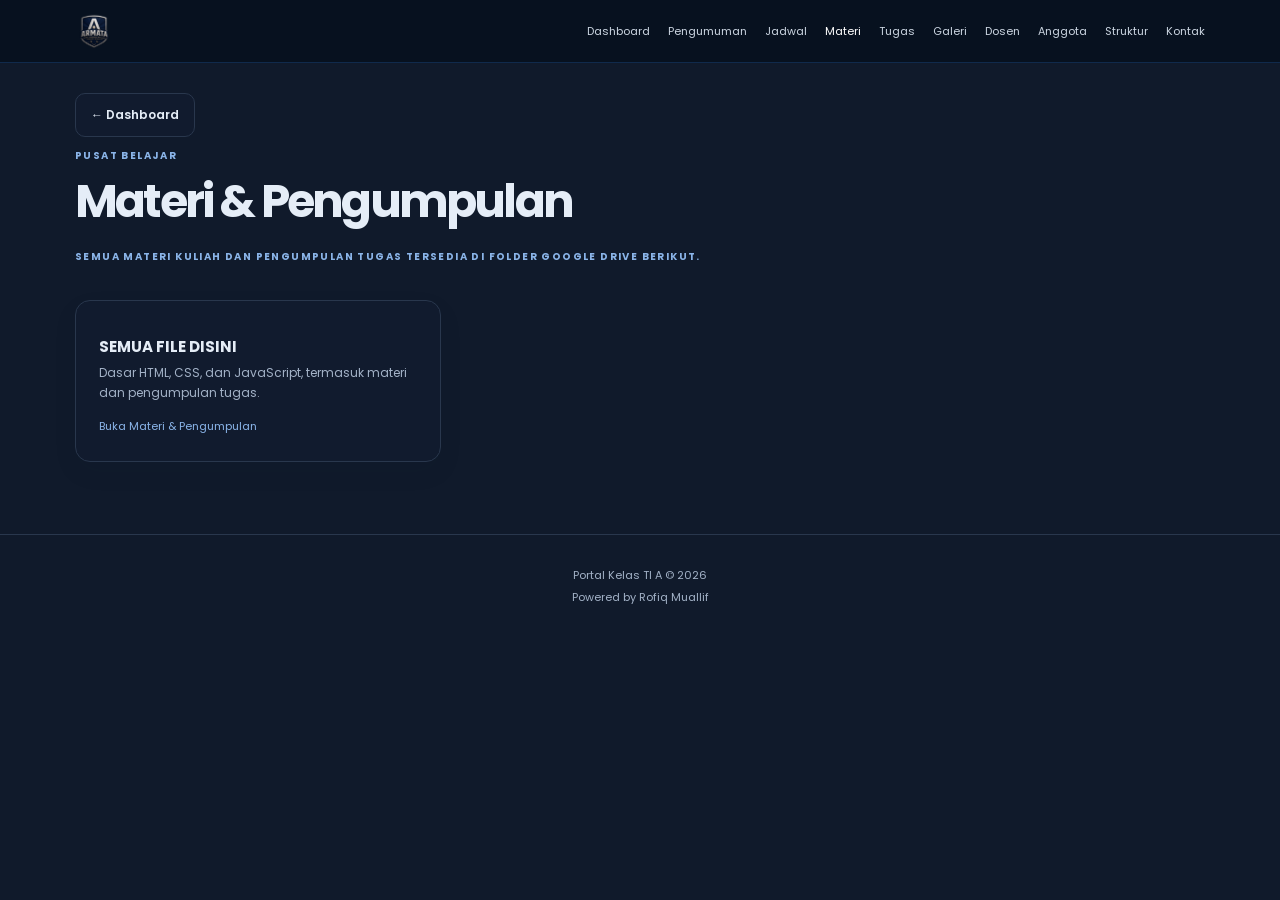
<file: materi.html>
<!doctype html>
<html lang="id">
  <head>
    <meta charset="utf-8">
    <meta name="viewport" content="width=device-width,initial-scale=1">
    <title>
      Materi | Portal Kelas
    </title>
    <link href="https://fonts.googleapis.com/css2?family=Poppins:wght@400;600;700&display=swap" rel="stylesheet">
    <link rel="stylesheet" href="style.css">
  </head>
  <body>
    <header class="site-header">
      <nav class="nav container">
        <a class="nav-logo" href="index.html" aria-label="Beranda ARMATA-24">
          <img src="assets/images/armata.png" alt="Logo ARMATA-24">
        </a>
        <button class="nav-toggle" type="button" aria-expanded="false" aria-controls="site-links">
          Menu
        </button>
        <div class="links" id="site-links">
          <a href="index.html">Dashboard</a>
          <a href="pengumuman.html">Pengumuman</a>
          <a href="jadwal.html">Jadwal</a>
          <a href="materi.html">Materi</a>
          <a href="tugas.html">Tugas</a>
          <a href="galeri.html">Galeri</a>
          <a href="dosen.html">Dosen</a>
          <a href="anggota.html">Anggota</a>
          <a href="struktur.html">Struktur</a>
          <a href="kontak.html">Kontak</a>
        </div>
      </nav>
    </header>
    <main class="container">
      <section class="page-heading">
        <a class="button" href="index.html">
          ← Dashboard
        </a>
        <p class="eyebrow">
          Pusat belajar
        </p>
        <h1>
          Materi & Pengumpulan
        </h1>
        <p class="eyebrow">
          Semua materi kuliah dan pengumpulan tugas tersedia di folder Google Drive berikut.
        </p>
      </section>
      <div class="grid">


        <article class="card">
          <h3>
            SEMUA FILE DISINI
          </h3>
          <p>
            Dasar HTML, CSS, dan JavaScript, termasuk materi dan pengumpulan tugas.
          </p>
          <a href="https://drive.google.com/drive/folders/14vFk4irKdD3J1mh3FdA2gmhq9bTUldvH?usp=sharing" target="_blank" rel="noopener noreferrer">
            Buka Materi & Pengumpulan
          </a>
        </article>
       


      </div>
    </main>
    <footer class="footer">
      <p>
        Portal Kelas TI A © 2026
      </p>
      <p>
        Powered by Rofiq Muallif
      </p>
    </footer>
    <script src="script.js"></script>
  </body>
</html>
</file>
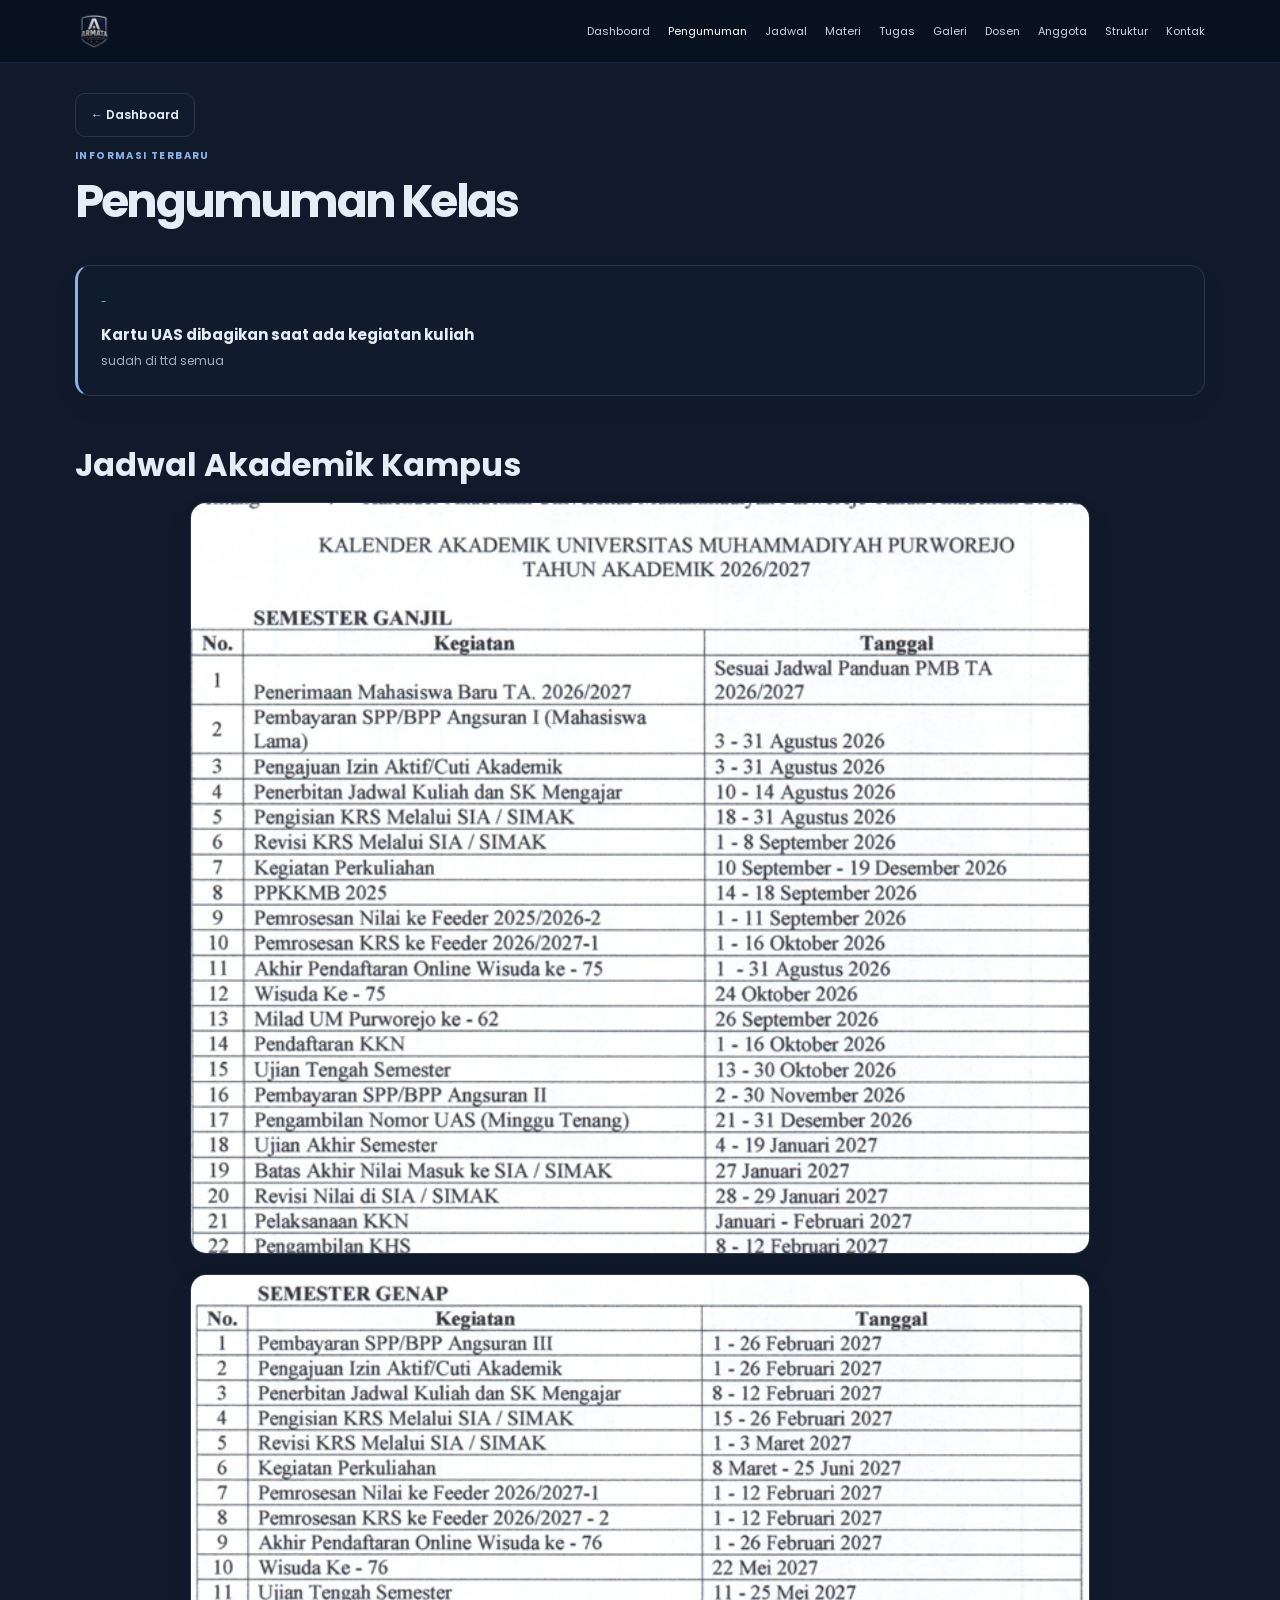
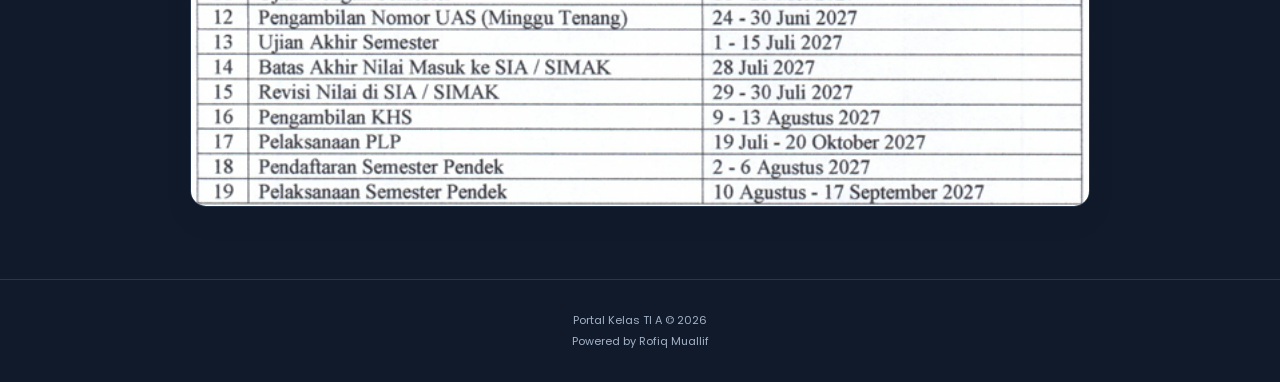
<file: pengumuman.html>
<!doctype html>
<html lang="id">
  <head>
    <meta charset="utf-8">
    <meta name="viewport" content="width=device-width,initial-scale=1">
    <title>
      Pengumuman | Portal Kelas
    </title>
    <link href="https://fonts.googleapis.com/css2?family=Poppins:wght@400;600;700&display=swap" rel="stylesheet">
    <link rel="stylesheet" href="https://cdnjs.cloudflare.com/ajax/libs/font-awesome/6.7.2/css/all.min.css">
    <link rel="stylesheet" href="style.css">
  </head>
  <body>
    <header class="site-header">
      <nav class="nav container">
        <a class="nav-logo" href="index.html" aria-label="Beranda ARMATA-24">
          <img src="assets/images/armata.png" alt="Logo ARMATA-24">
        </a>
        <button class="nav-toggle" type="button" aria-expanded="false" aria-controls="site-links">
          Menu
        </button>
        <div class="links" id="site-links">
          <a href="index.html">Dashboard</a>
          <a href="pengumuman.html">Pengumuman</a>
          <a href="jadwal.html">Jadwal</a>
          <a href="materi.html">Materi</a>
          <a href="tugas.html">Tugas</a>
          <a href="galeri.html">Galeri</a>
          <a href="dosen.html">Dosen</a>
          <a href="anggota.html">Anggota</a>
          <a href="struktur.html">Struktur</a>
          <a href="kontak.html">Kontak</a>
        </div>
      </nav>
    </header>
    <main class="container">
      <section class="page-heading">
        <a class="button" href="index.html">
          ← Dashboard
        </a>
        <p class="eyebrow">
          Informasi terbaru
        </p>
        <h1>
          Pengumuman Kelas
        </h1>
      </section>
      <div class="list">
        <article class="card notice">
          <small>
            -
          </small>
          <h3>
            Kartu UAS dibagikan saat ada kegiatan kuliah
          </h3>
          <p>
            sudah di ttd semua
          </p>
        </article>
      </div>

      <section class="schedule-gallery" aria-label="Jadwal akademik kampus">
        <h2>
          Jadwal Akademik Kampus
        </h2>
        <div class="schedule-images">
          <img src="assets/images/ganjil.png" alt="Jadwal akademik ganjil">
          <img src="assets/images/genap.png" alt="Jadwal akademik genap">
        </div>
      </section>
    </main>
    <footer class="footer">
      <p>
        Portal Kelas TI A © 2026
      </p>
      <p>
        Powered by Rofiq Muallif
      </p>
    </footer>
    <script src="script.js"></script>
  </body>
</html>
</file>
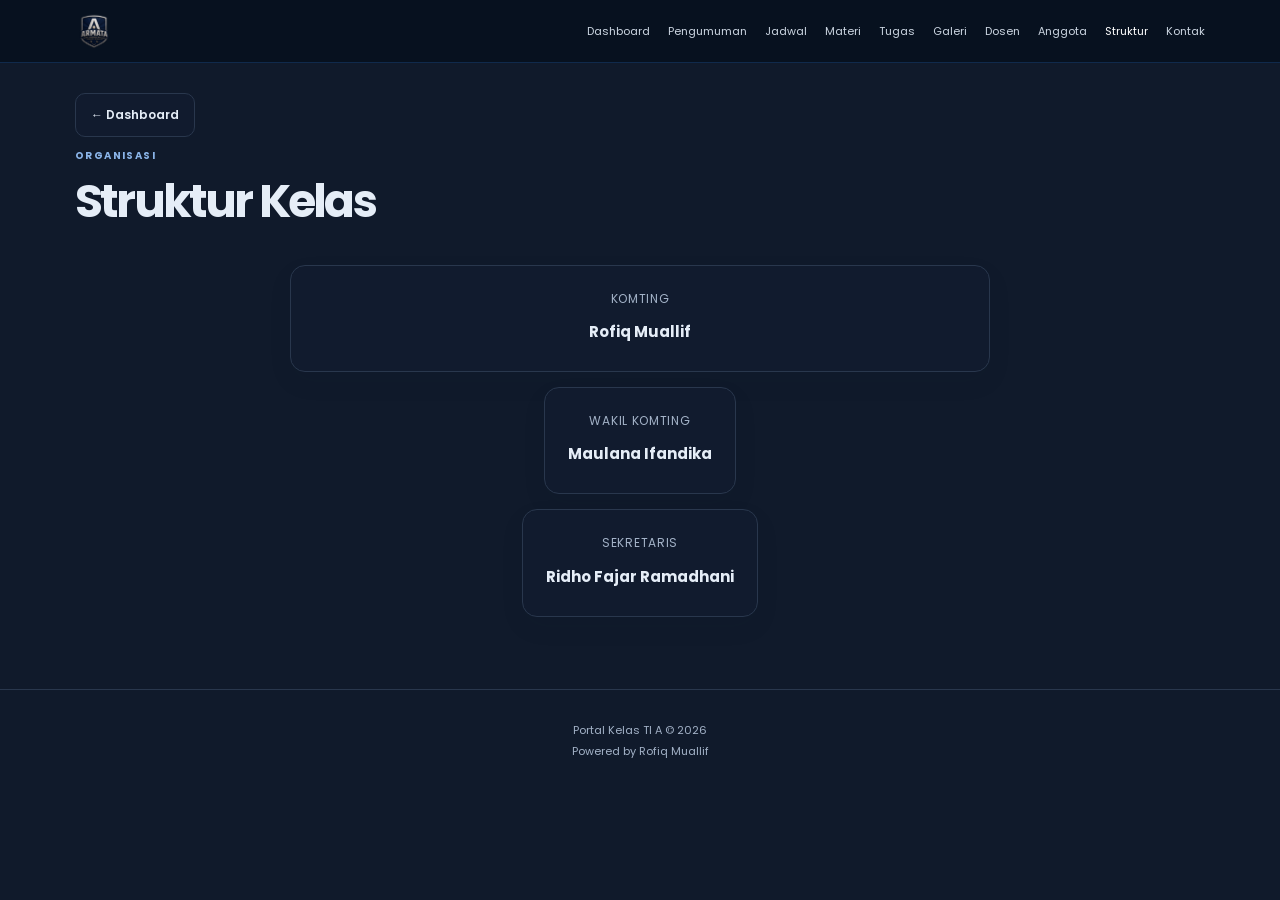
<file: struktur.html>
<!doctype html>
<html lang="id">
  <head>
    <meta charset="utf-8">
    <meta name="viewport" content="width=device-width,initial-scale=1">
    <title>
      Struktur | Portal Kelas
    </title>
    <link href="https://fonts.googleapis.com/css2?family=Poppins:wght@400;600;700&display=swap" rel="stylesheet">
    <link rel="stylesheet" href="style.css">
  </head>
  <body>
    <header class="site-header">
      <nav class="nav container">
        <a class="nav-logo" href="index.html" aria-label="Beranda ARMATA-24">
          <img src="assets/images/armata.png" alt="Logo ARMATA-24">
        </a>
        <button class="nav-toggle" type="button" aria-expanded="false" aria-controls="site-links">
          Menu
        </button>
        <div class="links" id="site-links">
          <a href="index.html">Dashboard</a>
          <a href="pengumuman.html">Pengumuman</a>
          <a href="jadwal.html">Jadwal</a>
          <a href="materi.html">Materi</a>
          <a href="tugas.html">Tugas</a>
          <a href="galeri.html">Galeri</a>
          <a href="dosen.html">Dosen</a>
          <a href="anggota.html">Anggota</a>
          <a href="struktur.html">Struktur</a>
          <a href="kontak.html">Kontak</a>
        </div>
      </nav>
    </header>
    <main class="container">
      <section class="page-heading">
        <a class="button" href="index.html">
          ← Dashboard
        </a>
        <p class="eyebrow">
          Organisasi
        </p>
        <h1>
          Struktur Kelas
        </h1>
      </section>
      <div class="org">
        <article class="card">
          <p class="meta">
            Komting
          </p>
          <h3>
            Rofiq Muallif
          </h3>
        </article>
        <div class="org-row">
          <article class="card">
            <p class="meta">
              Wakil Komting
            </p>
            <h3>
              Maulana Ifandika
            </h3>
          </article>
        </div>
        <div class="org-row">
          <article class="card">
            <p class="meta">
              Sekretaris
            </p>
            <h3>
              Ridho Fajar Ramadhani
            </h3>
          </article>
        </div>
      </div>
    </main>
    <footer class="footer">
      <p>
        Portal Kelas TI A © 2026
      </p>
      <p>
        Powered by Rofiq Muallif
      </p>
    </footer>
    <script src="script.js"></script>
  </body>
</html>
</file>
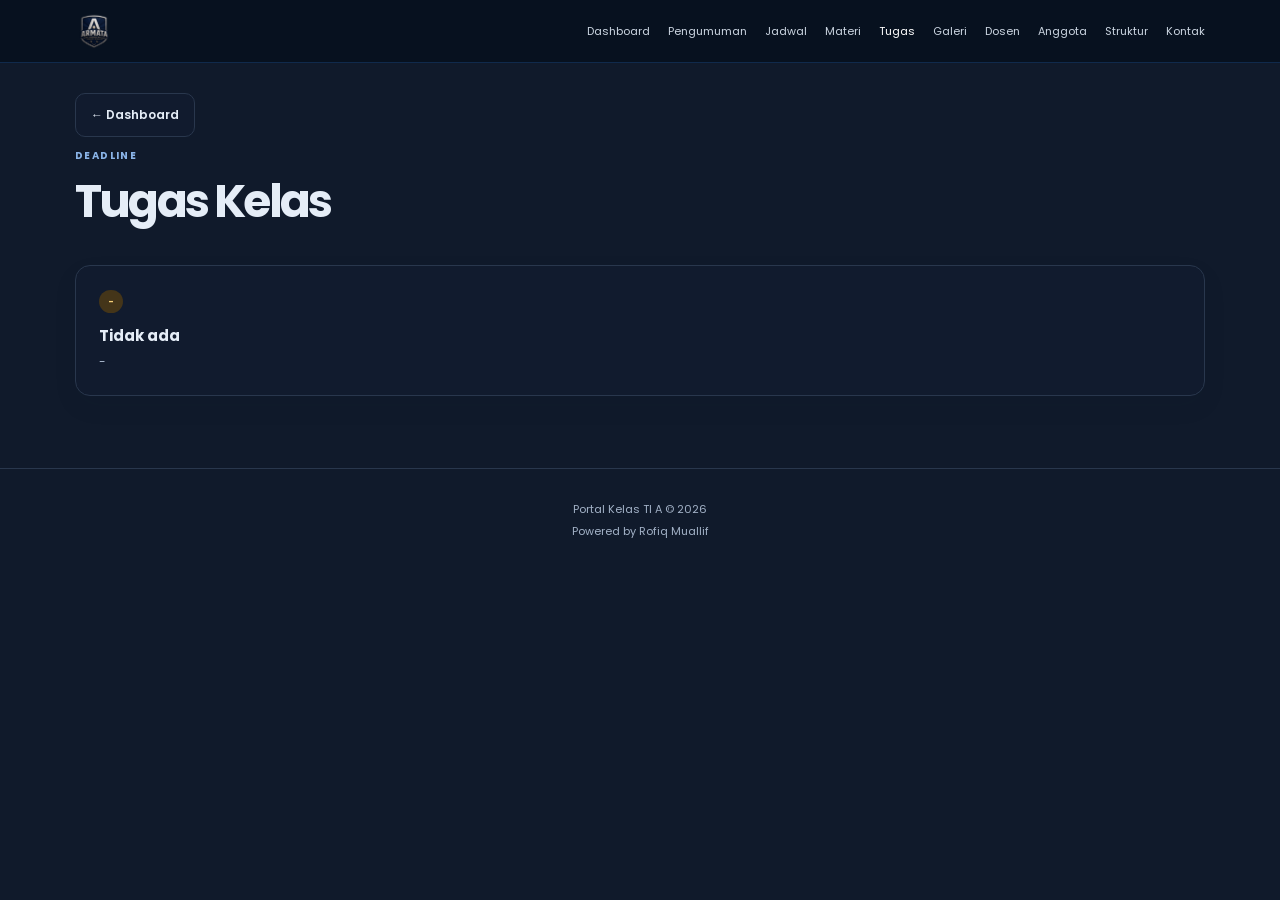
<file: tugas.html>
<!doctype html>
<html lang="id">
  <head>
    <meta charset="utf-8">
    <meta name="viewport" content="width=device-width,initial-scale=1">
    <title>
      Tugas | Portal Kelas
    </title>
    <link href="https://fonts.googleapis.com/css2?family=Poppins:wght@400;600;700&display=swap" rel="stylesheet">
    <link rel="stylesheet" href="style.css">
  </head>
  <body>
    <header class="site-header">
      <nav class="nav container">
        <a class="nav-logo" href="index.html" aria-label="Beranda ARMATA-24">
          <img src="assets/images/armata.png" alt="Logo ARMATA-24">
        </a>
        <button class="nav-toggle" type="button" aria-expanded="false" aria-controls="site-links">
          Menu
        </button>
        <div class="links" id="site-links">
          <a href="index.html">Dashboard</a>
          <a href="pengumuman.html">Pengumuman</a>
          <a href="jadwal.html">Jadwal</a>
          <a href="materi.html">Materi</a>
          <a href="tugas.html">Tugas</a>
          <a href="galeri.html">Galeri</a>
          <a href="dosen.html">Dosen</a>
          <a href="anggota.html">Anggota</a>
          <a href="struktur.html">Struktur</a>
          <a href="kontak.html">Kontak</a>
        </div>
      </nav>
    </header>
    <main class="container">
      <section class="page-heading">
        <a class="button" href="index.html">
          ← Dashboard
        </a>
        <p class="eyebrow">
          Deadline
        </p>
        <h1>
          Tugas Kelas
        </h1>
      </section>
      <div class="list">

        <article class="card">
          <span class="badge todo">
            -
          </span>
          <h3>
            Tidak ada
          </h3>
          <p>
            -
          </p>
        </article>
      </div>
    </main>




    <footer class="footer">
      <p>
        Portal Kelas TI A © 2026
      </p>
      <p>
        Powered by Rofiq Muallif
      </p>
    </footer>
    <script src="script.js"></script>
  </body>
</html>
</file>
<file: style.css>
@font-face {
  font-family:'Horyzen Title';
  src:url('assets/fonts/HoryzenTitle.ttf') format('truetype');
  font-display:swap
}
@font-face {
  font-family:'Horyzen';
  src:url('assets/fonts/Horyzen-Bold.ttf') format('truetype');
  font-weight:900;
  font-style:normal;
  font-display:swap
}
:root {
  --bg:#101a2b;
  --surface:#111b2e;
  --text:#e5edf7;
  --muted:#a3b2c7;
  --line:#29374d;
  --primary:#07111f;
  --accent:#8ab4e8;
  --navy-soft:#1c2b40
}
* {
  box-sizing:border-box
}
body {
  margin:0;
  background:var(--bg);
  color:var(--text);
  font:400 14px/1.7 Poppins,Arial,sans-serif
}
.container {
  width:min(1130px,calc(100% - 40px));
  margin:auto
}
.site-header {
  position:sticky;
  top:0;
  z-index:1000;
  padding:12px 0;
  border-bottom:1px solid #102a4c;
  background:var(--primary);
  backdrop-filter:blur(16px)
}
.nav {
  position:relative;
  display:flex;
  align-items:center;
  justify-content:space-between;
  gap:20px
}
.nav-logo {
  display:inline-flex;
  flex:0 0 auto;
  align-items:center
}
.nav-logo img {
  display:block;
  width:38px;
  height:38px;
  object-fit:contain
}
.brand {
  color:var(--text);
  text-decoration:none;
  font-weight:700;
  font-size:17px
}
.brand i,.eyebrow {
  color:var(--accent)
}
.nav-toggle {
  display:none
}
.links {
  display:flex;
  gap:18px;
  align-items:center
}
.links a {
  color:#cbd5e1;
  text-decoration:none;
  font-size:11px;
  transition:.2s
}
.links a:hover,.links a.active {
  color:#fff
}
main {
  padding:30px 0 72px
}
.eyebrow {
  font-size:10px;
  font-weight:700;
  letter-spacing:1.4px;
  text-transform:uppercase
}
h1,h2,h3 {
  font-weight:700;
  line-height:1.2
}
h1 {
  font-size:clamp(37px,6vw,62px);
  letter-spacing:-2.8px;
  margin:8px 0 18px
}
h1 span {
  color:transparent;
  background:linear-gradient(110deg,#c0dcff,var(--accent));
  background-clip:text
}
.intro {
  max-width:650px;
  color:var(--muted);
  font-size:14px
}
.hero {
  padding:18px 0 32px
}
.brand-block {
  display:block;
  margin-bottom:1.25rem
}
.hero-images {
  position:relative;
  display:block;
  width:100%
}
.hero-photo {
  width:100%;
  max-width:100%;
  aspect-ratio:2 / 1;
  height:auto;
  display:block;
  border-radius:18px;
  border:1px solid var(--line);
  box-shadow:0 18px 36px rgba(11,31,58,.16);
  object-fit:cover;
  transition:opacity .35s ease, transform .35s ease;
  background:linear-gradient(135deg,#17263b,#0f192a)
}
.hero-images .brand-copy {
  position:absolute;
  right:24px;
  bottom:24px;
  left:24px;
  z-index:1;
  color:#fff;
  -webkit-text-stroke:1px var(--primary);
  text-shadow:0 2px 12px rgba(0,0,0,.65)
}
.hero-images .brand-copy h1 {
  font-family:'Horyzen Title','Poppins',sans-serif;
  font-weight:400;
  -webkit-text-stroke:1px var(--primary);
  letter-spacing:-1.6px
}
.hero-images .brand-copy h1 span {
  color:#fff;
  display:block;
  font-family:'Horyzen Title','Poppins',sans-serif;
  font-weight:400;
  -webkit-text-stroke:1px var(--primary);
  font-size:clamp(17px,4vw,42px);
  line-height:1.1
}
.hero-images .brand-copy h3 {
  margin:10px 0 0;
  font-family:'Poppins',Arial,sans-serif;
  font-size:clamp(12px,2.8vw,22px);
  line-height:1.35
}
.brand-copy {
  width:100%
}
.mini-schedule {
  margin-top:28px;
  padding:20px 18px;
  border:1px solid var(--line);
  border-radius:16px;
  background:var(--surface);
  box-shadow:0 10px 25px rgba(15,23,42,.06)
}
.mini-schedule-header {
  display:flex;
  align-items:center;
  justify-content:space-between;
  gap:12px;
  margin-bottom:14px
}
.mini-schedule-header h2 {
  margin:0;
  font-size:18px
}
.mini-schedule-header a {
  color:var(--accent);
  text-decoration:none;
  font-size:11px;
  font-weight:600
}
.mini-schedule-table {
  width:100%;
  border-collapse:collapse;
  background:var(--surface)
}
.mini-schedule-table th,
.mini-schedule-table td {
  padding:10px 12px;
  border-bottom:1px solid var(--line);
  font-size:12px;
  text-align:left;
  color:var(--text)
}
.mini-schedule-table thead th {
  background:var(--primary);
  color:#fff;
  font-weight:600;
  text-transform:uppercase;
  letter-spacing:.5px;
  font-size:10px
}
.mini-schedule-table tbody tr:nth-child(even) {
  background:#162237
}
.mini-schedule-table tbody tr:hover {
  background:#1c2b40
}
.actions {
  display:flex;
  gap:11px;
  flex-wrap:wrap;
  margin-top:27px
}
.button {
  display:inline-flex;
  align-items:center;
  gap:9px;
  padding:11px 15px;
  border:1px solid var(--line);
  border-radius:10px;
  color:var(--text);
  background:var(--surface);
  font-size:12px;
  font-weight:600;
  text-decoration:none;
  transition:.25s
}
.button.primary {
  border-color:var(--primary);
  background:var(--primary);
  color:#fff;
  box-shadow:0 10px 24px rgba(11,31,58,.2)
}
.button:hover,.card:hover {
  transform:translateY(-5px)
}
.button:not(.primary):hover {
  border-color:var(--accent);
  background:var(--navy-soft)
}
.grid {
  display:grid;
  grid-template-columns:repeat(3,1fr);
  gap:16px;
  margin-top:28px
}
.card {
  padding:23px;
  border:1px solid var(--line);
  border-radius:15px;
  background:var(--surface);
  box-shadow:0 10px 25px rgba(15,23,42,.07);
  transition:.25s
}
.card i {
  color:var(--accent);
  font-size:20px
}
.card:hover {
  border-color:#55749c;
  box-shadow:0 16px 30px rgba(15,23,42,.12)
}
.card h3 {
  margin:14px 0 7px;
  font-size:15px
}
.card p {
  margin:0;
  color:var(--muted);
  font-size:12px
}
.card a {
  display:inline-block;
  margin-top:14px;
  color:var(--accent);
  font-size:11px;
  text-decoration:none
}
.page-heading {
  margin-bottom:35px
}
.page-heading h1 {
  font-size:clamp(31px,5vw,46px)
}
.list {
  display:grid;
  gap:14px
}
.notice {
  border-left:3px solid var(--accent)
}
.notice small,.meta {
  color:var(--accent);
  font-size:10px;
  text-transform:uppercase;
  letter-spacing:.7px
}
.badge {
  display:inline-block;
  padding:3px 9px;
  border-radius:99px;
  font-size:10px;
  font-weight:600
}
.todo {
  background:#443519;
  color:#f5cf78
}
.doing {
  background:#1c2b40;
  color:#a9cefa
}
.done {
  background:#163629;
  color:#8ee0b2
}
.table-wrap {
  overflow:auto;
  border:1px solid var(--line);
  border-radius:15px
}
.schedule {
  width:100%;
  border-collapse:collapse;
  min-width:680px;
  background:var(--surface)
}
th,td {
  padding:16px;
  text-align:left;
  border-bottom:1px solid var(--line);
  font-size:12px
}
th {
  color:var(--accent);
  font-size:10px;
  letter-spacing:1px;
  text-transform:uppercase
}
.person {
  text-align:center
}
.avatar {
  display:grid;
  place-items:center;
  width:65px;
  height:65px;
  margin:auto;
  border-radius:50%;
  background:linear-gradient(140deg,var(--primary),var(--accent));
  color:white;
  font-size:21px
}
.person h3 {
  margin:12px 0 3px
}
.org {
  display:grid;
  gap:15px;
  max-width:700px;
  margin:auto;
  text-align:center
}
.org-row {
  display:flex;
  justify-content:center;
  gap:15px;
  flex-wrap:wrap
}
.org .card {
  min-width:160px
}
.gallery {
  display:grid;
  grid-template-columns:repeat(3,1fr);
  gap:13px
}
.gallery button {
  height:190px;
  border:1px solid var(--line);
  border-radius:13px;
  background:center/cover url('assets/images/fotokelas.jpg');
  cursor:pointer;
  transition:.25s
}
.gallery button:nth-child(2n) {
  background-image:url('assets/images/foto_profile.jpg')
}
.gallery button:hover {
  transform:scale(1.02)
}
.lightbox {
  position:fixed;
  inset:0;
  z-index:10;
  display:none;
  place-items:center;
  padding:25px;
  background:rgba(2,6,23,.9)
}
.lightbox.open {
  display:grid
}
.lightbox img {
  max-width:90vw;
  max-height:80vh;
  border-radius:15px
}
.lightbox button {
  position:absolute;
  top:20px;
  right:25px;
  border:0;
  background:none;
  color:#fff;
  font-size:28px;
  cursor:pointer
}
.schedule-gallery {
  margin-top:32px;
  padding-top:18px
}
.schedule-gallery h2 {
  margin:0 0 18px;
  font-size:clamp(24px,3vw,32px)
}
.schedule-images {
  display:grid;
  gap:20px;
  justify-items:center
}
.schedule-images img {
  width:min(100%, 900px);
  display:block;
  border:1px solid var(--line);
  border-radius:16px;
  background:var(--surface);
  box-shadow:0 12px 28px rgba(15,23,42,.08)
}
.footer {
  padding:28px 0;
  border-top:1px solid var(--line);
  color:var(--muted);
  font-size:11px;
  text-align:center
}
.footer p {
  margin:3px
}
@media(max-width:760px) {
  .site-header {
    padding:10px 0
  }
  .nav-toggle {
    display:block;
    border:1px solid var(--line);
    border-radius:7px;
    background:transparent;
    color:#fff;
    padding:7px 10px
  }
  .nav-logo img {
    width:36px;
    height:36px
  }
  .brand-block {
    display:block
  }
  .links {
    display:none
  }
  .links.open {
    display:grid;
    position:absolute;
    top:calc(100% + 1px);
    left:17px;
    right:17px;
    padding:16px;
    border:1px solid var(--line);
    border-radius:12px;
    background:var(--primary)
  }
  .grid {
    grid-template-columns:1fr
  }
  .gallery {
    grid-template-columns:1fr 1fr
  }
  main {
    padding:45px 0
  }
  .hero {
    padding:35px 0
  }
  .hero-images .brand-copy {
    right:16px;
    bottom:16px;
    left:16px
  }
  .hero-images .brand-copy h1 {
    font-size:clamp(24px,7vw,38px);
    letter-spacing:-1px;
    margin:0
  }
  .hero-images .brand-copy h1 span {
    font-size:clamp(18px,5vw,30px)
  }
  .hero-images .brand-copy h3 {
    font-size:clamp(12px,3vw,18px)
  }
}
</file>
